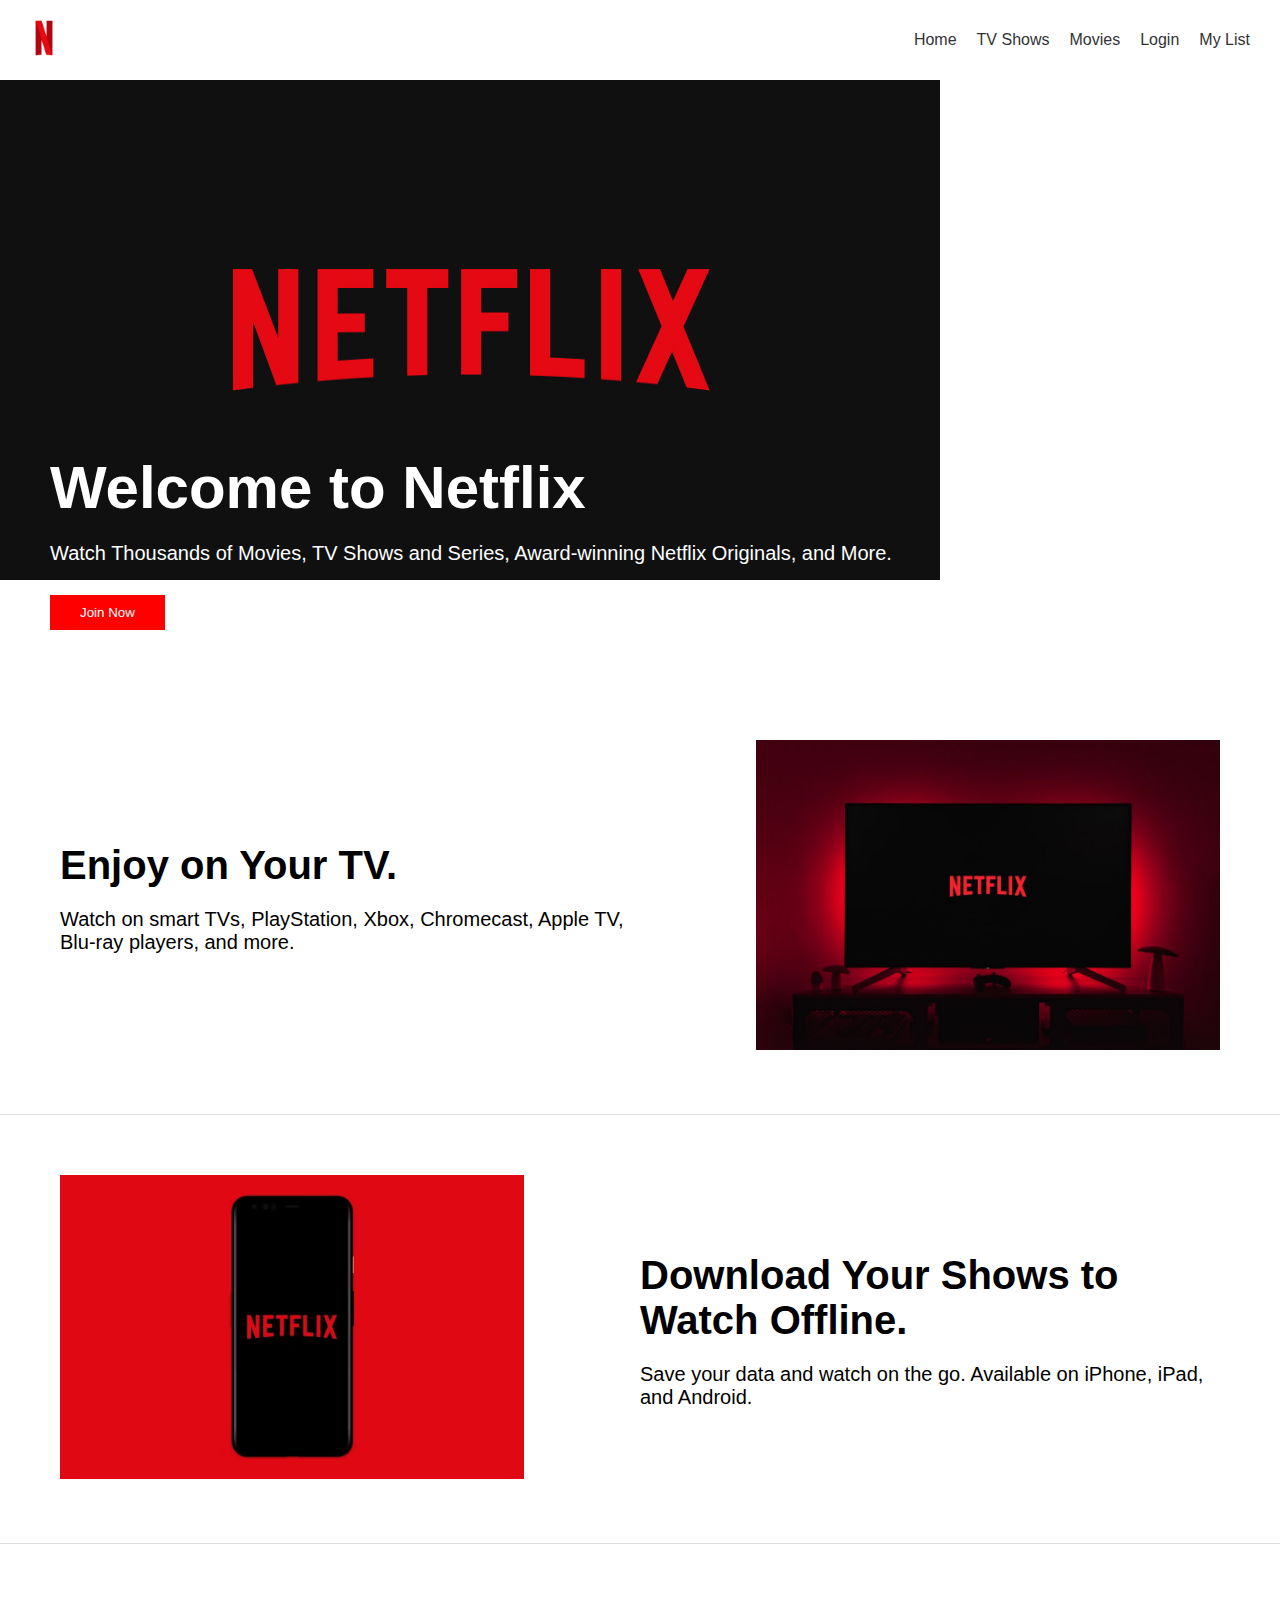
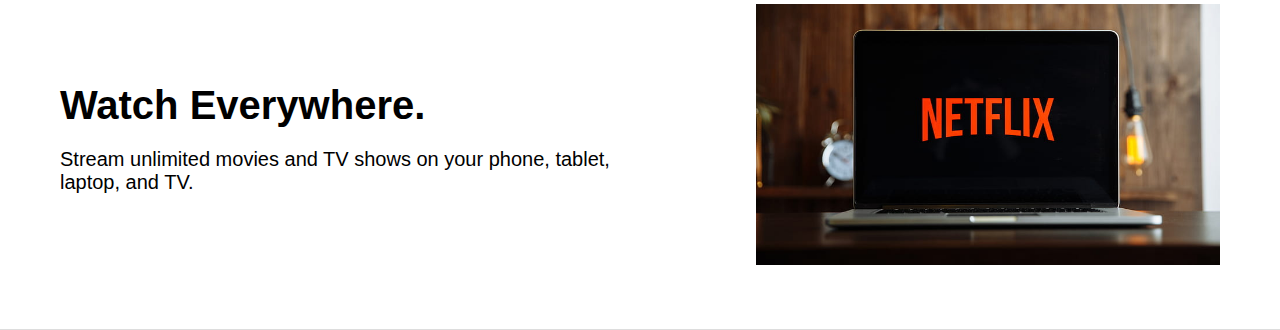
<file: index.html>
<!DOCTYPE html>
<html>
<head>
    <link rel="stylesheet" type="text/css" href="style.css">
</head>
<body>
    <header>
        <div class="logo">
            <img src="img/img1.png" alt="Netflix" width=48px height=36px>
        </div>
        <nav>
            <ul>
                <li><a href="index.html">Home</a></li>
                <li><a href="tvshows.html">TV Shows</a></li>
                <li><a href="movies.html">Movies</a></li>
                <li><a href="LoginForm.html">Login</a></li>
                <li><a href="MyList.html">My List</a></li>
            </ul>
        </nav>
    </header>
    <main>
        <div class="banner">
            <img src="img/banner.jpg" alt="Banner Image" height="500px" width="940px">
            <div class="banner-text">
                <h1>Welcome to Netflix</h1>
                <p>Watch Thousands of Movies, TV Shows and Series, Award-winning Netflix Originals, and More.</p>
                <button>Join Now</button>
            </div>
        </div>
        <div class="content-section">
            <div class="content-text">
                <h2>Enjoy on Your TV.</h2>
                <p>Watch on smart TVs, PlayStation, Xbox, Chromecast, Apple TV, Blu-ray players, and more.</p>
            </div>
            <div class="content-image">
                <img src="img/tv1.jpeg" alt="TV Image">
            </div>
        </div>
        <div class="content-section">
            <div class="content-image">
                <img src="img/phone.avif" alt="Phone Image">
            </div>
            <div class="content-text">
                <h2>Download Your Shows to Watch Offline.</h2>
                <p>Save your data and watch on the go. Available on iPhone, iPad, and Android.</p>
            </div>
        </div>
        <div class="content-section">
            <div class="content-text">
                <h2>Watch Everywhere.</h2>
                <p>Stream unlimited movies and TV shows on your phone, tablet, laptop, and TV.</p>
            </div>
            <div class="content-image">
                <img src="img/laptop.jpg" alt="Laptop Image">
            </div>
        </div>
    </main>
</body>
</html>
</file>
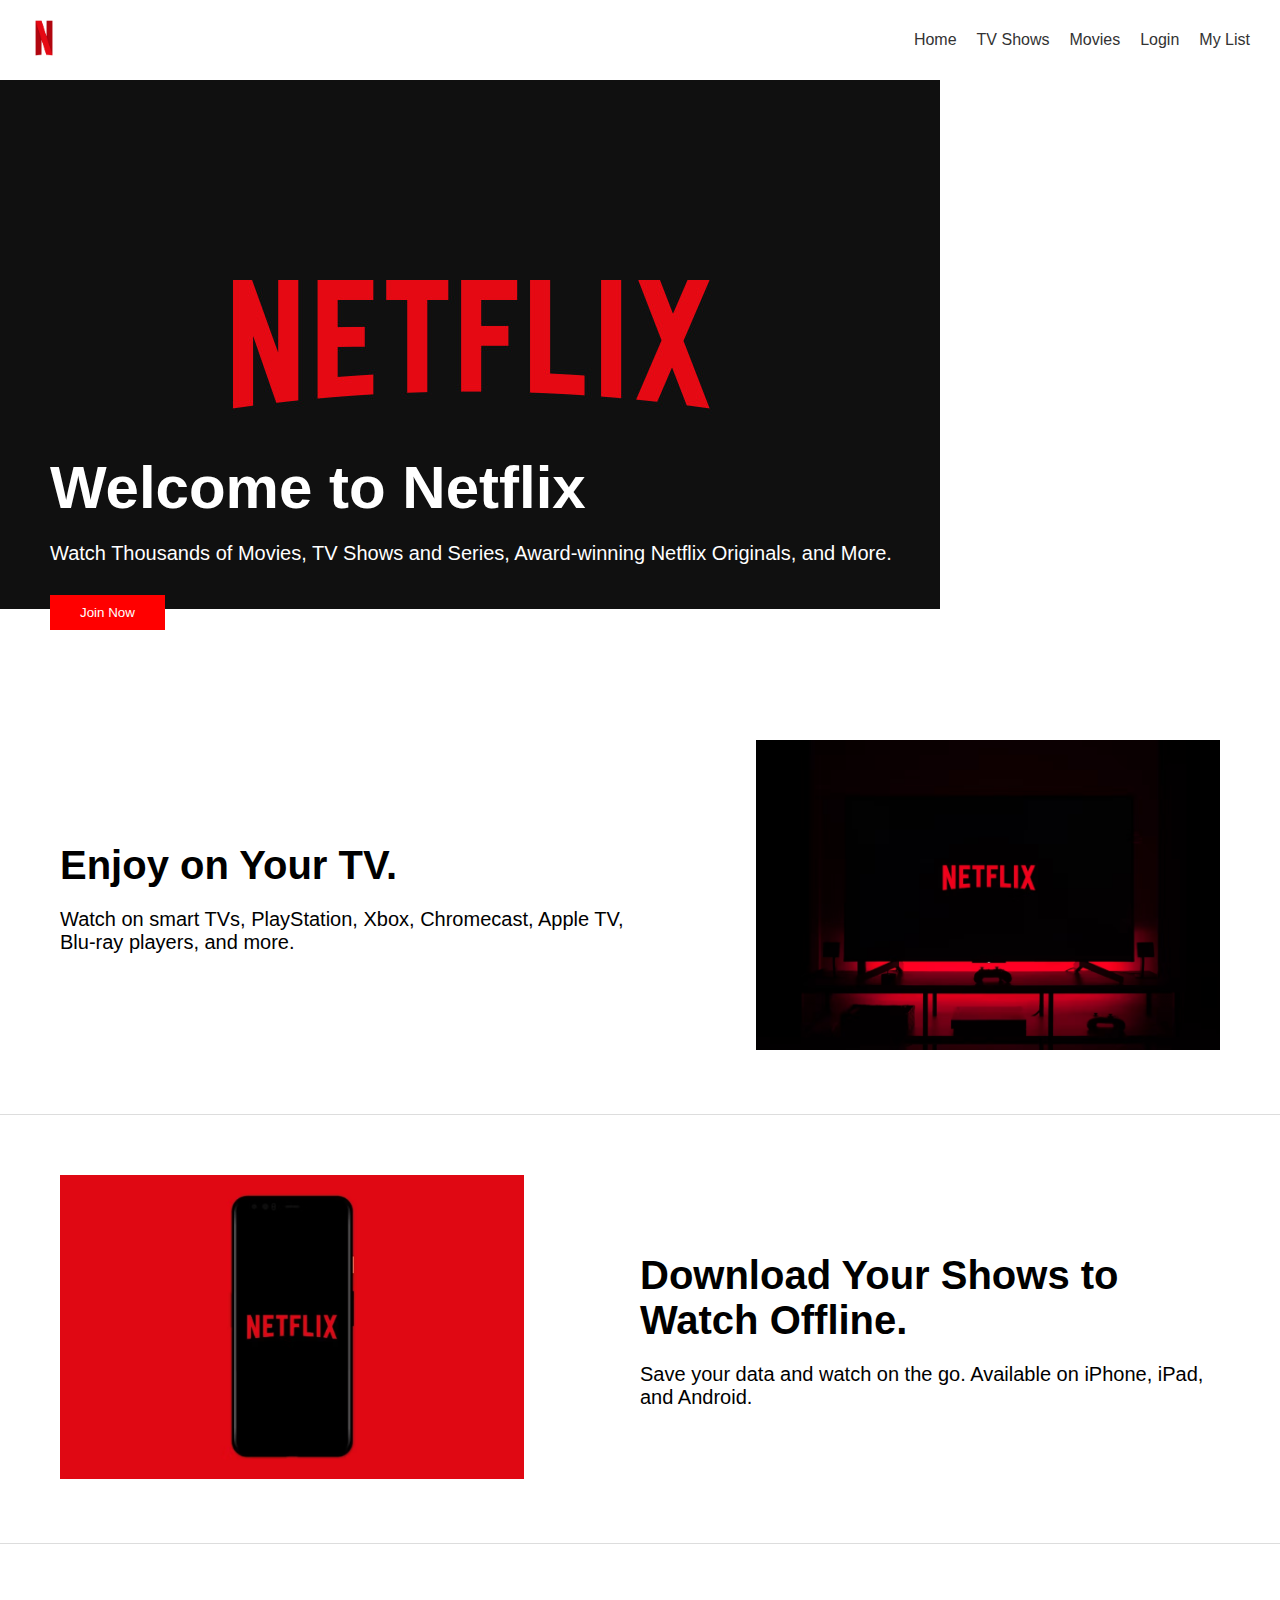
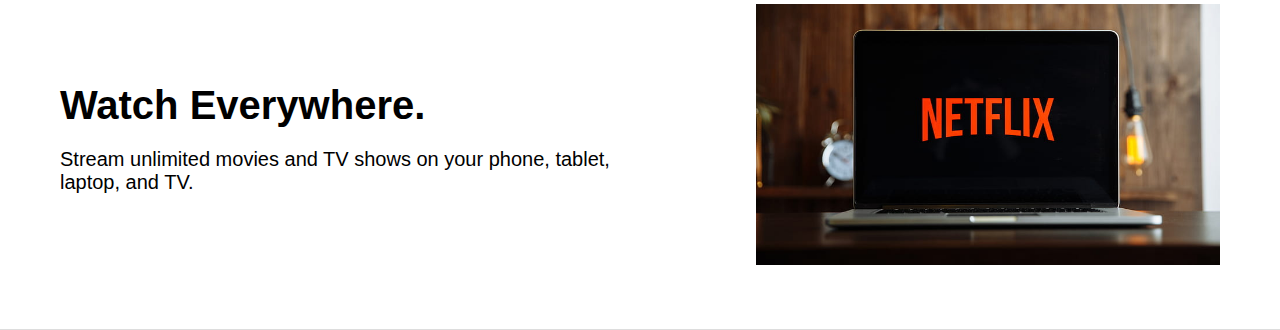
<file: Home.html>
<!DOCTYPE html>
<html>
<head>
    <link rel="stylesheet" type="text/css" href="style.css">
</head>
<body>
    <header>
        <div class="logo">
            <img src="img/img1.png" alt="Netflix" width=48px height=36px>
        </div>
        <nav>
            <ul>
                <li><a href="index.html">Home</a></li>
                <li><a href="tvshows.html">TV Shows</a></li>
                <li><a href="movies.html">Movies</a></li>
                <li><a href="LoginForm.html">Login</a></li>
                <li><a href="MyList.html">My List</a></li>
            </ul>
        </nav>
    </header>
    <main>
        <div class="banner">
            <img src="img/banner.jpg" alt="Banner Image" >
            <div class="banner-text">
                <h1>Welcome to Netflix</h1>
                <p>Watch Thousands of Movies, TV Shows and Series, Award-winning Netflix Originals, and More.</p>
                <button>Join Now</button>
            </div>
        </div>
        <div class="content-section">
            <div class="content-text">
                <h2>Enjoy on Your TV.</h2>
                <p>Watch on smart TVs, PlayStation, Xbox, Chromecast, Apple TV, Blu-ray players, and more.</p>
            </div>
            <div class="content-image">
                <img src="img/tv.avif" alt="TV Image">
            </div>
        </div>
        <div class="content-section">
            <div class="content-image">
                <img src="img/phone.avif" alt="Phone Image">
            </div>
            <div class="content-text">
                <h2>Download Your Shows to Watch Offline.</h2>
                <p>Save your data and watch on the go. Available on iPhone, iPad, and Android.</p>
            </div>
        </div>
        <div class="content-section">
            <div class="content-text">
                <h2>Watch Everywhere.</h2>
                <p>Stream unlimited movies and TV shows on your phone, tablet, laptop, and TV.</p>
            </div>
            <div class="content-image">
                <img src="img/laptop.jpg" alt="Laptop Image">
            </div>
        </div>
    </main>
</body>
</html>
</file>
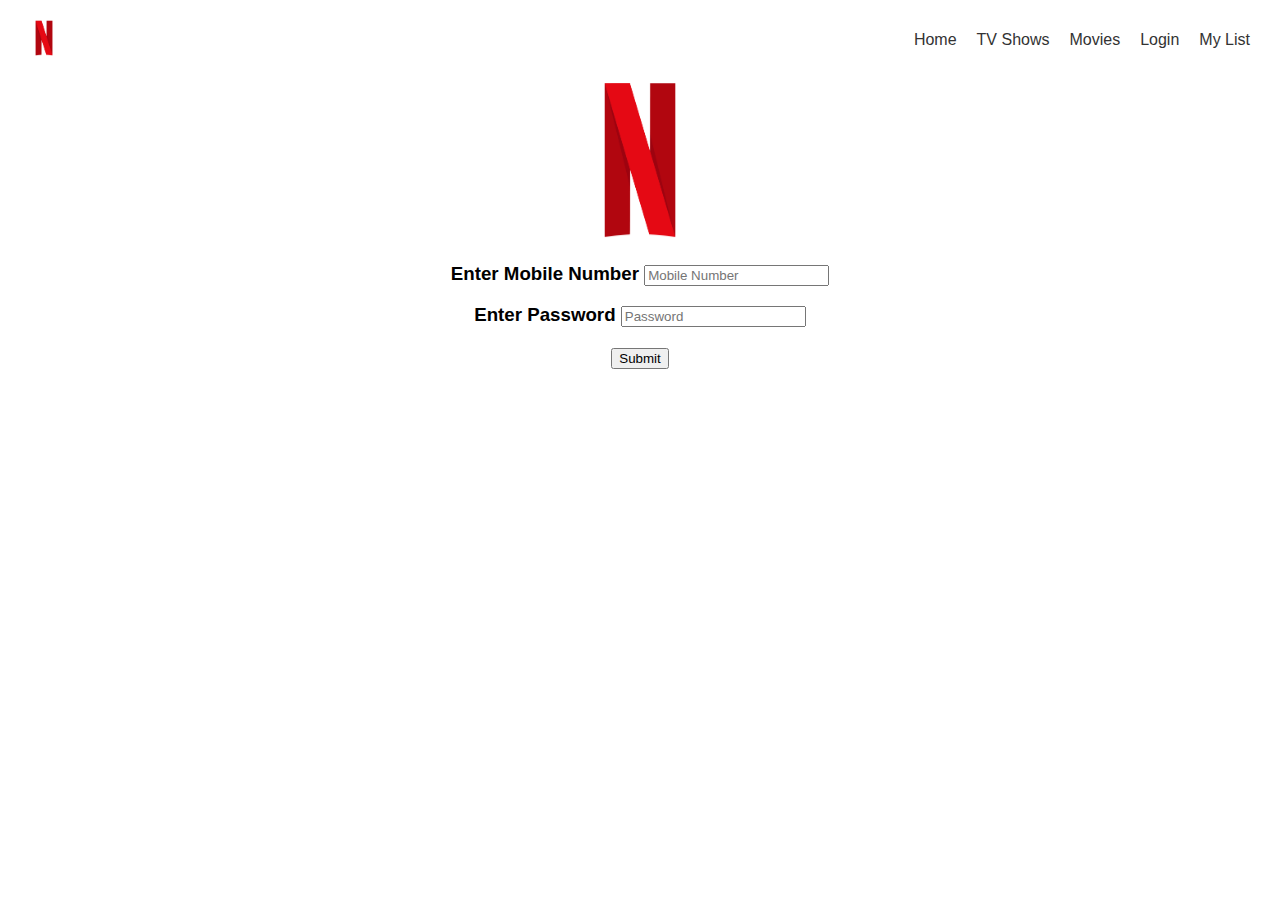
<file: LoginForm.html>
<!DOCTYPE html>
<html lang="en">
<head>
    <link rel="stylesheet" type="text/css" href="style.css">
    <meta charset="UTF-8">
    <meta name="viewport" content="width=device-width, initial-scale=1.0">
    <title>Document</title>
    <style>
        nav {
    text-align: right;
}

nav ul {
    display: flex;
    align-items: center;
    height: 40px;
}

nav ul li {
    margin: 0 10px;
}
    </style>
</head>
<body>
    <header>
        <div class="logo">
            <img src="img/img1.png" alt="Netflix" width=48px height=36px>
        </div>
    <nav>
        <ul>
            <li><a href="index.html">Home</a></li>
            <li><a href="tvshows.html">TV Shows</a></li>
            <li><a href="movies.html">Movies</a></li>
            <li><a href="LoginForm.html">Login</a></li>
            <li><a href="MyList.html">My List</a></li>
        </ul>
    </nav>
</header>
    <div align="center">
    <img src="img/img1.png" alt="Netflix" height="160px" width="200px">
    </div>
    
    <h3 align="center"><label>Enter Mobile Number</label>
    <input type="text" placeholder="Mobile Number" maxlength="15" pattern="[789][0-9]{9}"></h3>
    
    <h3 align="center"><label>Enter Password</label>
    <input type="text" placeholder="Password"></h3>
    <h3 align="center"><input type="submit"></h3>
</body>
</html>
</file>
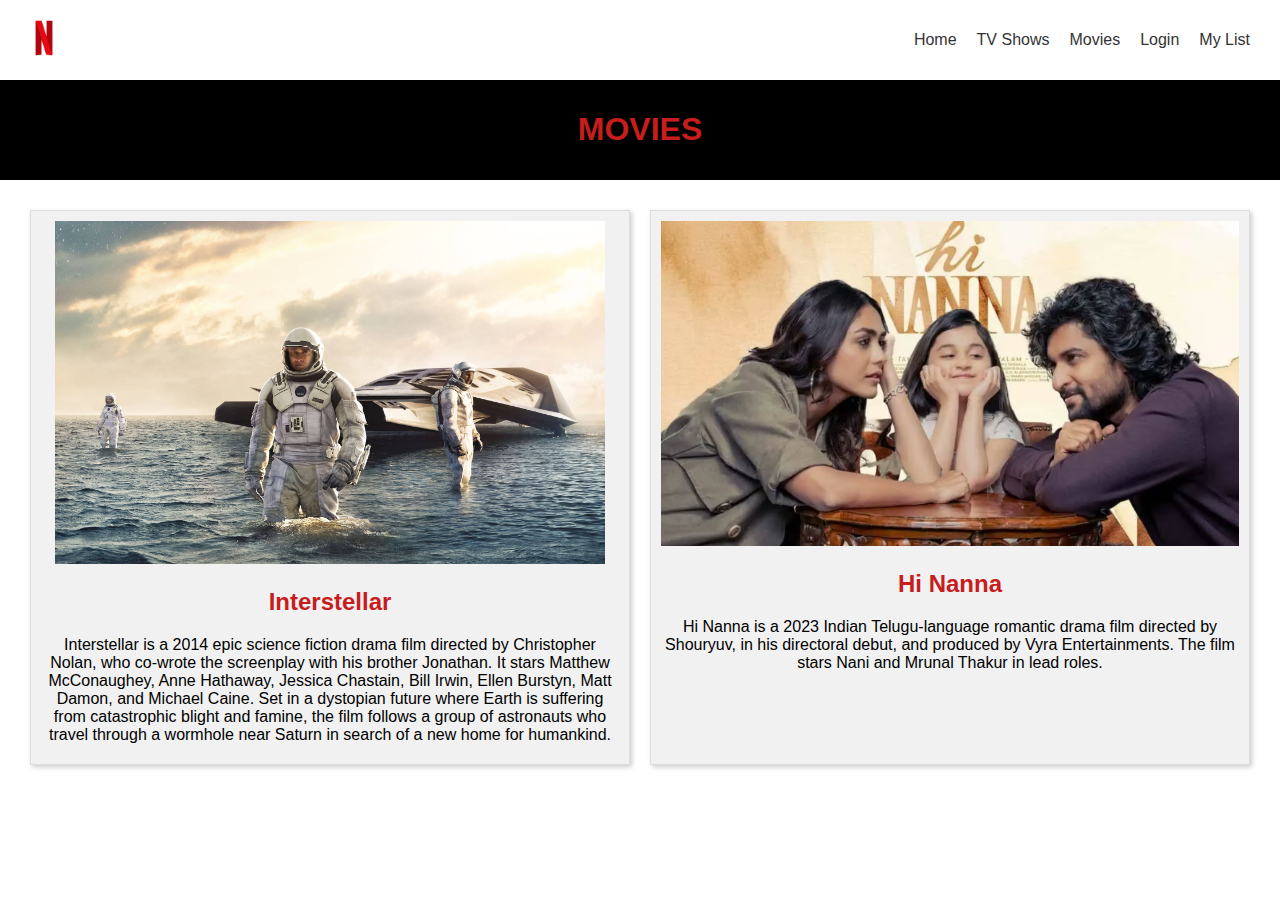
<file: movies.html>
<!DOCTYPE html>
<html>
<head>
	<link rel="stylesheet" type="text/css" href="style1.css">
	<link rel="stylesheet" type="text/css" href="style.css">
	<title>Netflix TV Shows</title>
	<style>
		 nav {
    text-align: right;
}

nav ul {
    display: flex;
    align-items: center;
    height: 40px;
}

nav ul li {
    margin: 0 10px;
}
	</style>
</head>
<body>
	<header>
		<div class="logo">
            <img src="img/img1.png" alt="Netflix" width=48px height=36px>
        </div>
	<nav>
        <ul>
            <li><a href="index.html">Home</a></li>
            <li><a href="tvshows.html">TV Shows</a></li>
            <li><a href="movies.html">Movies</a></li>
            <li><a href="LoginForm.html">Login</a></li>
            <li><a href="MyList.html">My List</a></li>
        </ul>
    </nav>
    </header>
	<div class="header">
		<h1 class="title">MOVIES</h1>
	</div>
	<div class="content">
		<div class="show">
			<img src="img/interstellar.jpg" alt="Interstellar" width=95% height=95%>
			<h2 class="title">Interstellar</h2>
			<p>Interstellar is a 2014 epic science fiction drama film directed by Christopher Nolan, who co-wrote the screenplay with his brother Jonathan. It stars Matthew McConaughey, Anne Hathaway, Jessica Chastain, Bill Irwin, Ellen Burstyn, Matt Damon, and Michael Caine. Set in a dystopian future where Earth is suffering from catastrophic blight and famine, the film follows a group of astronauts who travel through a wormhole near Saturn in search of a new home for humankind.</p>
		</div>
		<div class="show">
			<img src="img/HiNanna.avif" alt="Hi Nanna">
			<h2 class="title">Hi Nanna</h2>
			<p>Hi Nanna is a 2023 Indian Telugu-language romantic drama film directed by Shouryuv, in his directoral debut, and produced by Vyra Entertainments. The film stars Nani and Mrunal Thakur in lead roles.</p>
		</div>
	</div>
</body>
</html>
</file>
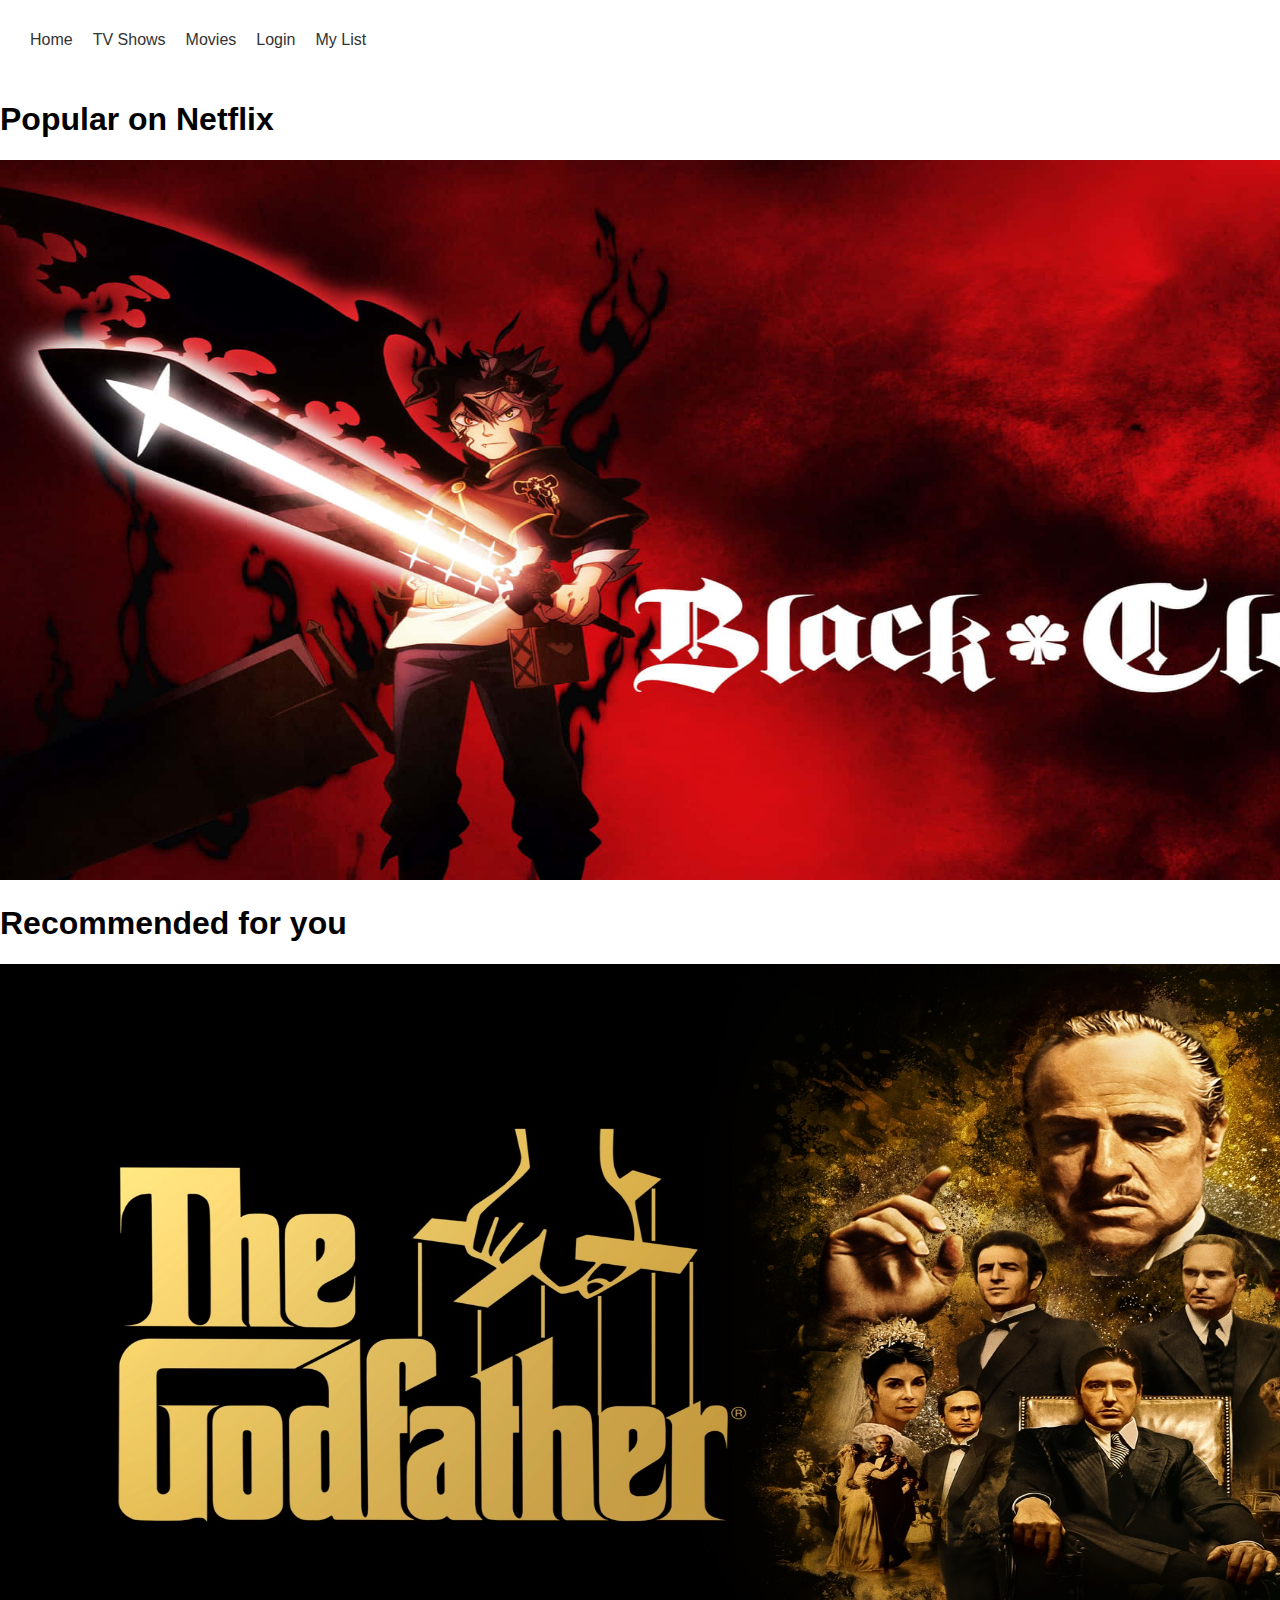
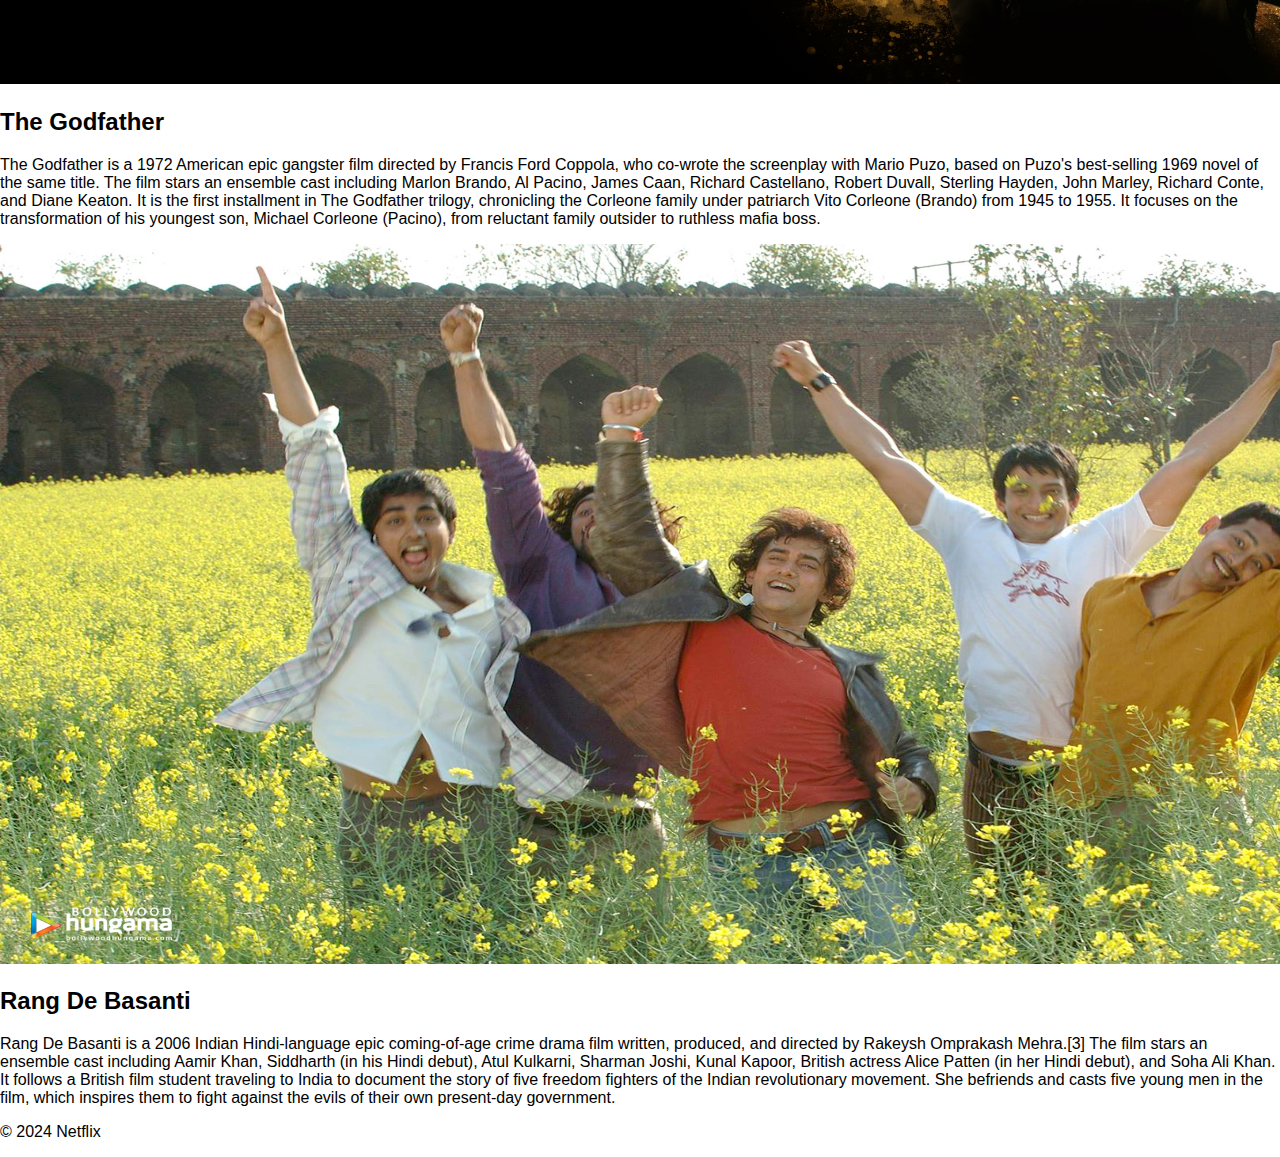
<file: MyList.html>
<!DOCTYPE html>
<html lang="en">
<head>
    <meta charset="UTF-8">
    <meta name="viewport" content="width=device-width, initial-scale=1.0">
    <title>Netflix List Page</title>
    <link rel="stylesheet" href="style.css">
</head>
<body>

<header>
    <nav>
        <ul>
            <li><a href="index.html">Home</a></li>
                <li><a href="tvshows.html">TV Shows</a></li>
                <li><a href="movies.html">Movies</a></li>
                <li><a href="LoginForm.html">Login</a></li>
                <li><a href="MyList.html">My List</a></li>
        </ul>
    </nav>
</header>

<main>
    <section class="hero-banner">
        <h1>Popular on Netflix</h1>
        <img src="img/Asta.jpg" alt="Black Clover"  height="720px" width="1520px">
    </section>

    <section class="content-list">
        <h1>Recommended for you</h1>
        <div class="content-grid">
            <div class="content-card">
                <img src="img/godfather.jpg" alt="The Godfather" height="720px" width="1520px">
                <h2>The Godfather</h2>
                <p>The Godfather is a 1972 American epic gangster film directed by Francis Ford Coppola, who co-wrote the screenplay with Mario Puzo, based on Puzo's best-selling 1969 novel of the same title. The film stars an ensemble cast including Marlon Brando, Al Pacino, James Caan, Richard Castellano, Robert Duvall, Sterling Hayden, John Marley, Richard Conte, and Diane Keaton. It is the first installment in The Godfather trilogy, chronicling the Corleone family under patriarch Vito Corleone (Brando) from 1945 to 1955. It focuses on the transformation of his youngest son, Michael Corleone (Pacino), from reluctant family outsider to ruthless mafia boss.</p>
            </div>
            <div class="content-card">
                <img src="img/rdb.jpg" alt="Rang De Basanti" height="720px" width="1520px">
                <h2>Rang De Basanti</h2>
                <p>Rang De Basanti is a 2006 Indian Hindi-language epic coming-of-age crime drama film written, produced, and directed by Rakeysh Omprakash Mehra.[3] The film stars an ensemble cast including Aamir Khan, Siddharth (in his Hindi debut), Atul Kulkarni, Sharman Joshi, Kunal Kapoor, British actress Alice Patten (in her Hindi debut), and Soha Ali Khan. It follows a British film student traveling to India to document the story of five freedom fighters of the Indian revolutionary movement. She befriends and casts five young men in the film, which inspires them to fight against the evils of their own present-day government.</p>
            </div>
            
        </div>
    </section>

   

    <!-- Add more sections for different categories -->

</main>

<footer>
    <p>&copy; 2024 Netflix</p>
</footer>

</body>
</html>
</file>
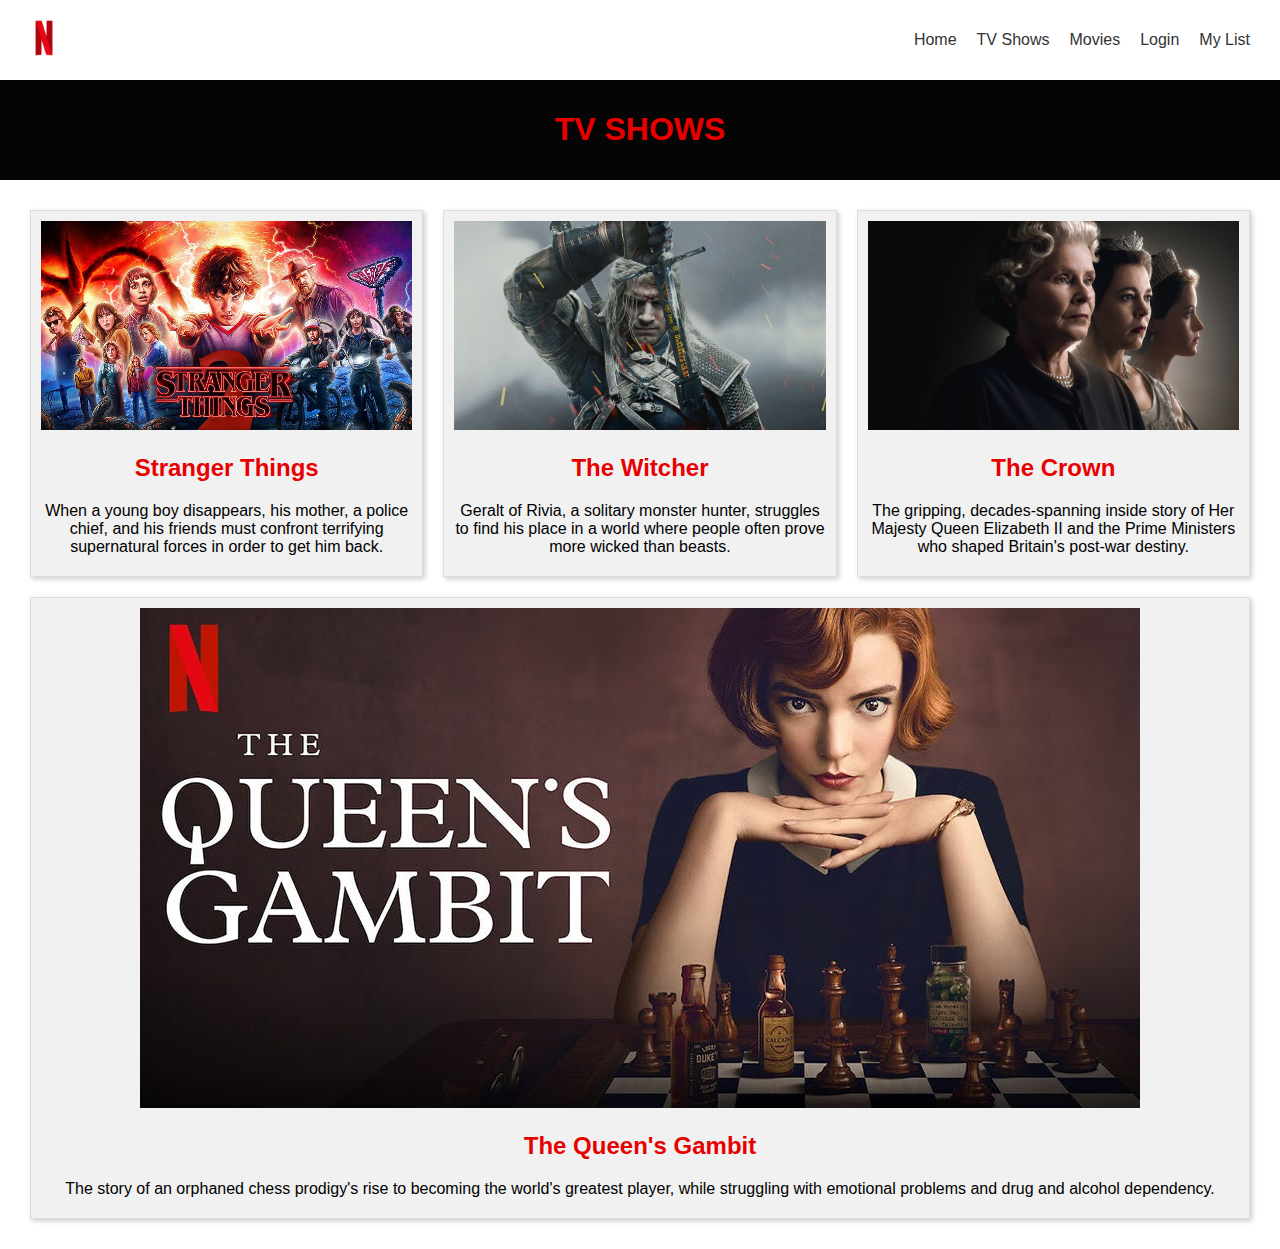
<file: tvshows.html>
<!DOCTYPE html>
<html lang="en">
<head>
    <link rel="stylesheet" type="text/css" href="style.css">
    <meta charset="UTF-8">
    <meta name="viewport" content="width=device-width, initial-scale=1.0">
    <title>Netflix Homepage</title>
    <style>
        body {
            font-family: Arial, sans-serif;
            margin: 0;
            padding: 0;
        }

        .header {
            background: #050505;
            padding: 10px;
        }

        .title {
            color: #e80000;
            text-align: center;
        }

        .content {
            display: flex;
            flex-wrap: wrap;
            padding: 20px;
        }

        .show {
            background: #f1f1f1;
            border: 1px solid #ddd;
            box-shadow: 2px 2px 5px #ccc;
            flex: 1 1 300px;
            margin: 10px;
            padding: 10px;
            text-align: center;
        }

        .show img {
            height: auto;
            max-width: 100%;
        }

        .show p {
            margin: 10px 0;
        }

    

        nav {
    text-align: right;
}

nav ul {
    display: flex;
    align-items: center;
    height: 40px;
}

nav ul li {
    margin: 0 10px;
}


        @media screen and (max-width: 768px) {
            .show {
                flex: 1 1 100%;
            }
        }
    </style>
</head>
<body>
    <header>
        <div class="logo">
            <img src="img/img1.png" alt="Netflix" width=48px height=36px>
        </div>
        <nav>
        <ul>
            <li><a href="index.html">Home</a></li>
            <li><a href="tvshows.html">TV Shows</a></li>
            <li><a href="movies.html">Movies</a></li>
            <li><a href="LoginForm.html">Login</a></li>
            <li><a href="MyList.html">My List</a></li>
        </ul>
        </nav>
    </header>
   
    <div class="header">
        <h1 class="title">TV SHOWS</h1>
    </div>
    <div class="content">
        <div class="show">
            <img src="img/strangerthings.jpg" alt="Stranger Things">
            <h2 class="title">Stranger Things</h2>
            <p>When a young boy disappears, his mother, a police chief, and his friends must confront terrifying supernatural forces in order to get him back.</p>
        </div>
        <div class="show">
            <img src="img/witcher.jpg" alt="The Witcher">
            <h2 class="title">The Witcher</h2>
            <p>Geralt of Rivia, a solitary monster hunter, struggles to find his place in a world where people often prove more wicked than beasts.</p>
        </div>
        <div class="show">
            <img src="img/crown.jpg" alt="The Crown">
            <h2 class="title">The Crown</h2>
            <p>The gripping, decades-spanning inside story of Her Majesty Queen Elizabeth II and the Prime Ministers who shaped Britain's post-war destiny.</p>
        </div>
        <div class="show">
            <img src="img/gambit.jpg" alt="The Queen's Gambit">
            <h2 class="title">The Queen's Gambit</h2>
            <p>The story of an orphaned chess prodigy's rise to becoming the world's greatest player, while struggling with emotional problems and drug and alcohol dependency.</p>
        </div>
    </div>
</body>
</html>
</file>
<file: style.css>
/* General Styles */
body {
    margin: 0;
    font-family: Arial, sans-serif;
}

ul {
    list-style: none;
    margin: 0;
    padding: 0;
}

a {
    text-decoration: none;
    color: #333;
}

/* Header Styles */
header {
    display: flex;
    justify-content: space-between;
    padding: 20px;
}

.logo {
    height: 40px;
    margin-right: 20px;
}

nav {
    text-align: right;
}

nav ul {
    display: flex;
    align-items: center;
    height: 40px;
}

nav ul li {
    margin: 0 10px;
}

/* Banner Styles */
.banner {
    position: relative;
    height: 600px;
    width: 100%;
    overflow: hidden;
}

.banner-text {
    position: absolute;
    bottom: 50px;
    left: 50px;
    color: #fff;
}

.banner-text h1 {
    font-size: 60px;
    margin-bottom: 20px;
}

.banner-text p {font-size: 20px;
    margin-bottom: 30px;
}

.banner-text button {
    background-color: red;
    color: #fff;
    padding: 10px 30px;
    border: none;
    cursor: pointer;
}

/* Content Section Styles */
.content-section {
    display: flex;
    align-items: center;
    justify-content: space-between;
    padding: 60px;
    border-bottom: 1px solid #ddd;
}

.content-text {
    flex-basis: 50%;
    text-align: left;
}

.content-text h2 {
    font-size: 40px;
    margin-bottom: 20px;
}

.content-text p {
    font-size: 20px;
    margin-bottom: 30px;
}

.content-image {
    flex-basis: 40%;
}

.content-image img {
    width: 100%;
}
</file>
<file: style1.css>
body {
	font-family: Arial, sans-serif;
	margin: 0;
	padding: 0;
}

.header {
	background: #000000;
	padding: 10px;
}

.title {
	color: #c71d1d;
	text-align: center;
}

.content {
	display: flex;
	flex-wrap: wrap;
	padding: 20px;
}

.show {
	background: #f1f1f1;
	border: 1px solid #ddd;
	box-shadow: 2px 2px 5px #ccc;
	flex: 1 1 300px;
	margin: 10px;
	padding: 10px;
	text-align: center;
}

.show img {
	height: auto;
	max-width: 100%;
}

.show p {
	margin: 10px 0;
}

@media screen and (max-width: 768px) {
	.show {
		flex: 1 1 100%;
	}
}
</file>
